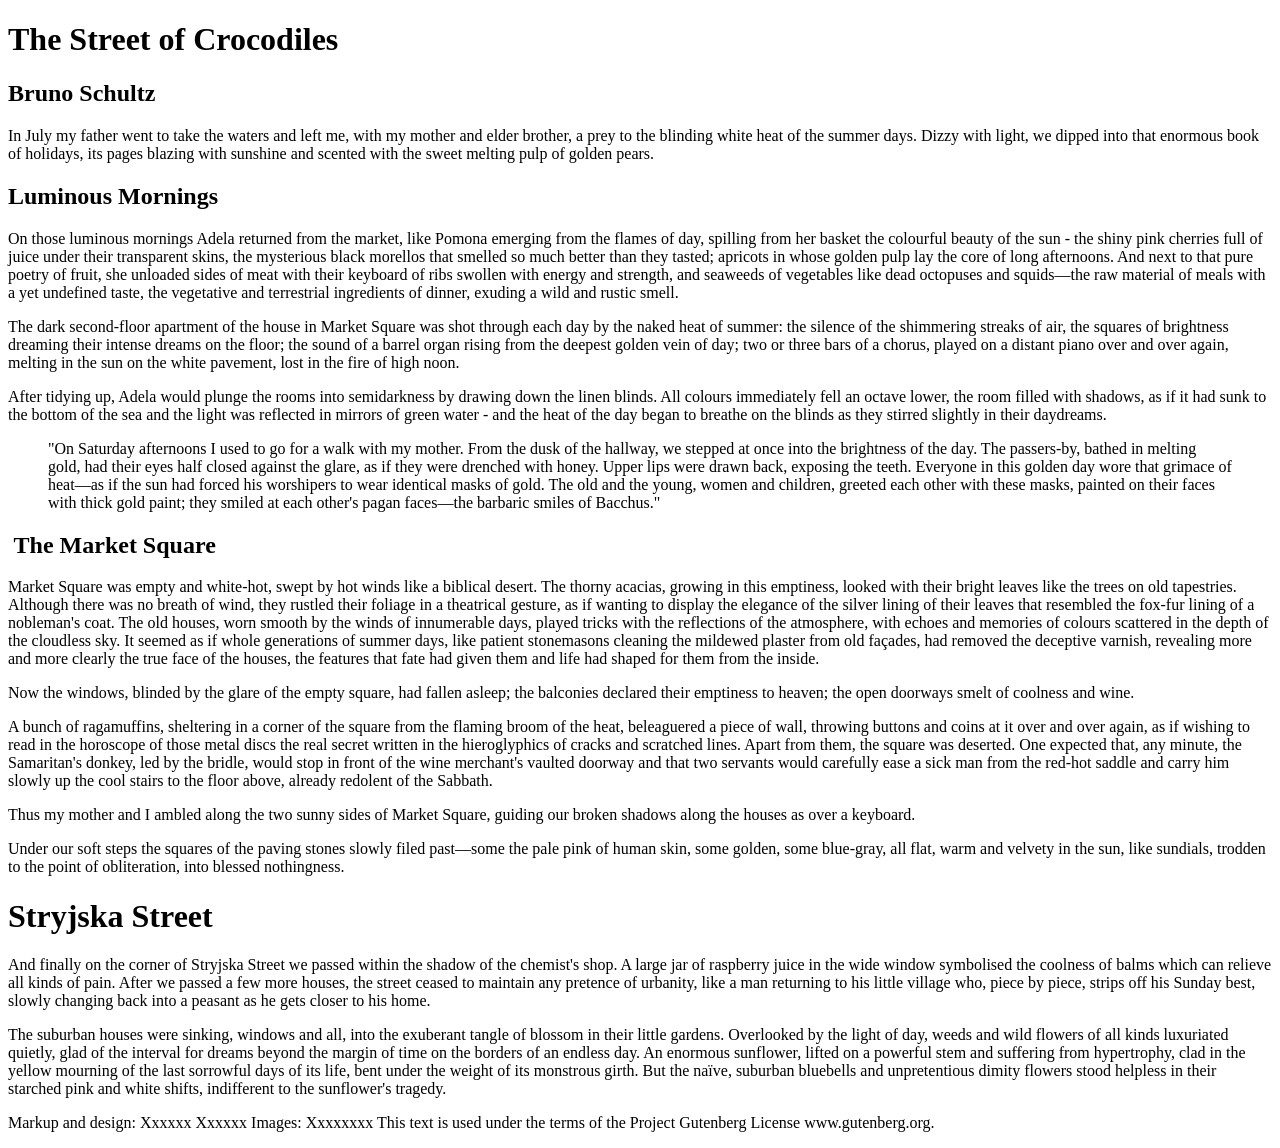
<file: index.html>
<!DOCTYPE html>
<html lang="en">

   <head>
   <meta charset="UTF-8">
     
      <title>The Street of Crocodiles</title>
 
      <body>
      <h1>The Street of Crocodiles</h1>
      <h2>Bruno Schultz</h2>
      <p>In July my father went to take the waters and left me, with my mother and elder brother, a prey to the blinding white heat of the summer days. Dizzy with light, we dipped into that enormous book of holidays, its pages blazing with sunshine and scented with the sweet melting pulp of golden pears.</p>
</head>
   
<h2>Luminous Mornings</h2>
   <p>On those luminous mornings Adela returned from the market, like Pomona emerging from the flames of day, spilling from her basket the colourful beauty of the sun - the shiny pink cherries full of juice under their transparent skins, the mysterious black morellos that smelled so much better than they tasted; apricots in whose golden pulp lay the core of long afternoons. And next to that pure poetry of fruit, she unloaded sides of meat with their keyboard of ribs swollen with energy and strength, and seaweeds of vegetables like dead octopuses and squids—the raw material of meals with a yet undefined taste, the vegetative and terrestrial ingredients of dinner, exuding a wild and rustic smell.</p>
   <p>The dark second-floor apartment of the house in Market Square was shot through each day by the naked heat of summer: the silence of the shimmering streaks of air, the squares of brightness dreaming their intense dreams on the floor; the sound of a barrel organ rising from the deepest golden vein of day; two or three bars of a chorus, played on a distant piano over and over again, melting in the sun on the white pavement, lost in the fire of high noon.</p>
   <p>After tidying up, Adela would plunge the rooms into semidarkness by drawing down the linen blinds. All colours immediately fell an octave lower, the room filled with shadows, as if it had sunk to the bottom of the sea and the light was reflected in mirrors of green water - and the heat of the day began to breathe on the blinds as they stirred slightly in their daydreams.</p>

<blockquote>
  <p>"On Saturday afternoons I used to go for a walk with my mother. From the dusk of the hallway, we stepped at once into the brightness of the day. The passers-by, bathed in melting gold, had their eyes half closed against the glare, as if they were drenched with honey. Upper lips were drawn back, exposing the teeth. Everyone in this golden day wore that grimace of heat—as if the sun had forced his worshipers to wear identical masks of gold. The old and the young, women and children, greeted each other with these masks, painted on their faces with thick gold paint; they smiled at each other's pagan faces—the barbaric smiles of Bacchus."</p>
</blockquote>

<h2> The Market Square</h2>
   <p>Market Square was empty and white-hot, swept by hot winds like a biblical desert. The thorny acacias, growing in this emptiness, looked with their bright leaves like the trees on old tapestries. Although there was no breath of wind, they rustled their foliage in a theatrical gesture, as if wanting to display the elegance of the silver lining of their leaves that resembled the fox-fur lining of a nobleman's coat. The old houses, worn smooth by the winds of innumerable days, played tricks with the reflections of the atmosphere, with echoes and memories of colours scattered in the depth of the cloudless sky. It seemed as if whole generations of summer days, like patient stonemasons cleaning the mildewed plaster from old façades, had removed the deceptive varnish, revealing more and more clearly the true face of the houses, the features that fate had given them and life had shaped for them from the inside.</p>
   <p>Now the windows, blinded by the glare of the empty square, had fallen asleep; the balconies declared their emptiness to heaven; the open doorways smelt of coolness and wine.</p>
   <p>A bunch of ragamuffins, sheltering in a corner of the square from the flaming broom of the heat, beleaguered a piece of wall, throwing buttons and coins at it over and over again, as if wishing to read in the horoscope of those metal discs the real secret written in the hieroglyphics of cracks and scratched lines. Apart from them, the square was deserted. One expected that, any minute, the Samaritan's donkey, led by the bridle, would stop in front of the wine merchant's vaulted doorway and that two servants would carefully ease a sick man from the red-hot saddle and carry him slowly up the cool stairs to the floor above, already redolent of the Sabbath.</p>
   <p>Thus my mother and I ambled along the two sunny sides of Market Square, guiding our broken shadows along the houses as over a keyboard.</p>
   <p>Under our soft steps the squares of the paving stones slowly filed past—some the pale pink of human skin, some golden, some blue-gray, all flat, warm and velvety in the sun, like sundials, trodden to the point of obliteration, into blessed nothingness.</p>

<h1>Stryjska Street</h1>
   <p>And finally on the corner of Stryjska Street we passed within the shadow of the chemist's shop. A large jar of raspberry juice in the wide window symbolised the coolness of balms which can relieve all kinds of pain. After we passed a few more houses, the street ceased to maintain any pretence of urbanity, like a man returning to his little village who, piece by piece, strips off his Sunday best, slowly changing back into a peasant as he gets closer to his home.</p>
   <p>The suburban houses were sinking, windows and all, into the exuberant tangle of blossom in their little gardens. Overlooked by the light of day, weeds and wild flowers of all kinds luxuriated quietly, glad of the interval for dreams beyond the margin of time on the borders of an endless day. An enormous sunflower, lifted on a powerful stem and suffering from hypertrophy, clad in the yellow mourning of the last sorrowful days of its life, bent under the weight of its monstrous girth. But the naïve, suburban bluebells and unpretentious dimity flowers stood helpless in their starched pink and white shifts, indifferent to the sunflower's tragedy.</p>

   <footer>
      <p>Markup and design: Xxxxxx Xxxxxx
         Images: Xxxxxxxx 
         This text is used under the terms of the Project Gutenberg License www.gutenberg.org.</p>
   </footer>
</body>
</file>
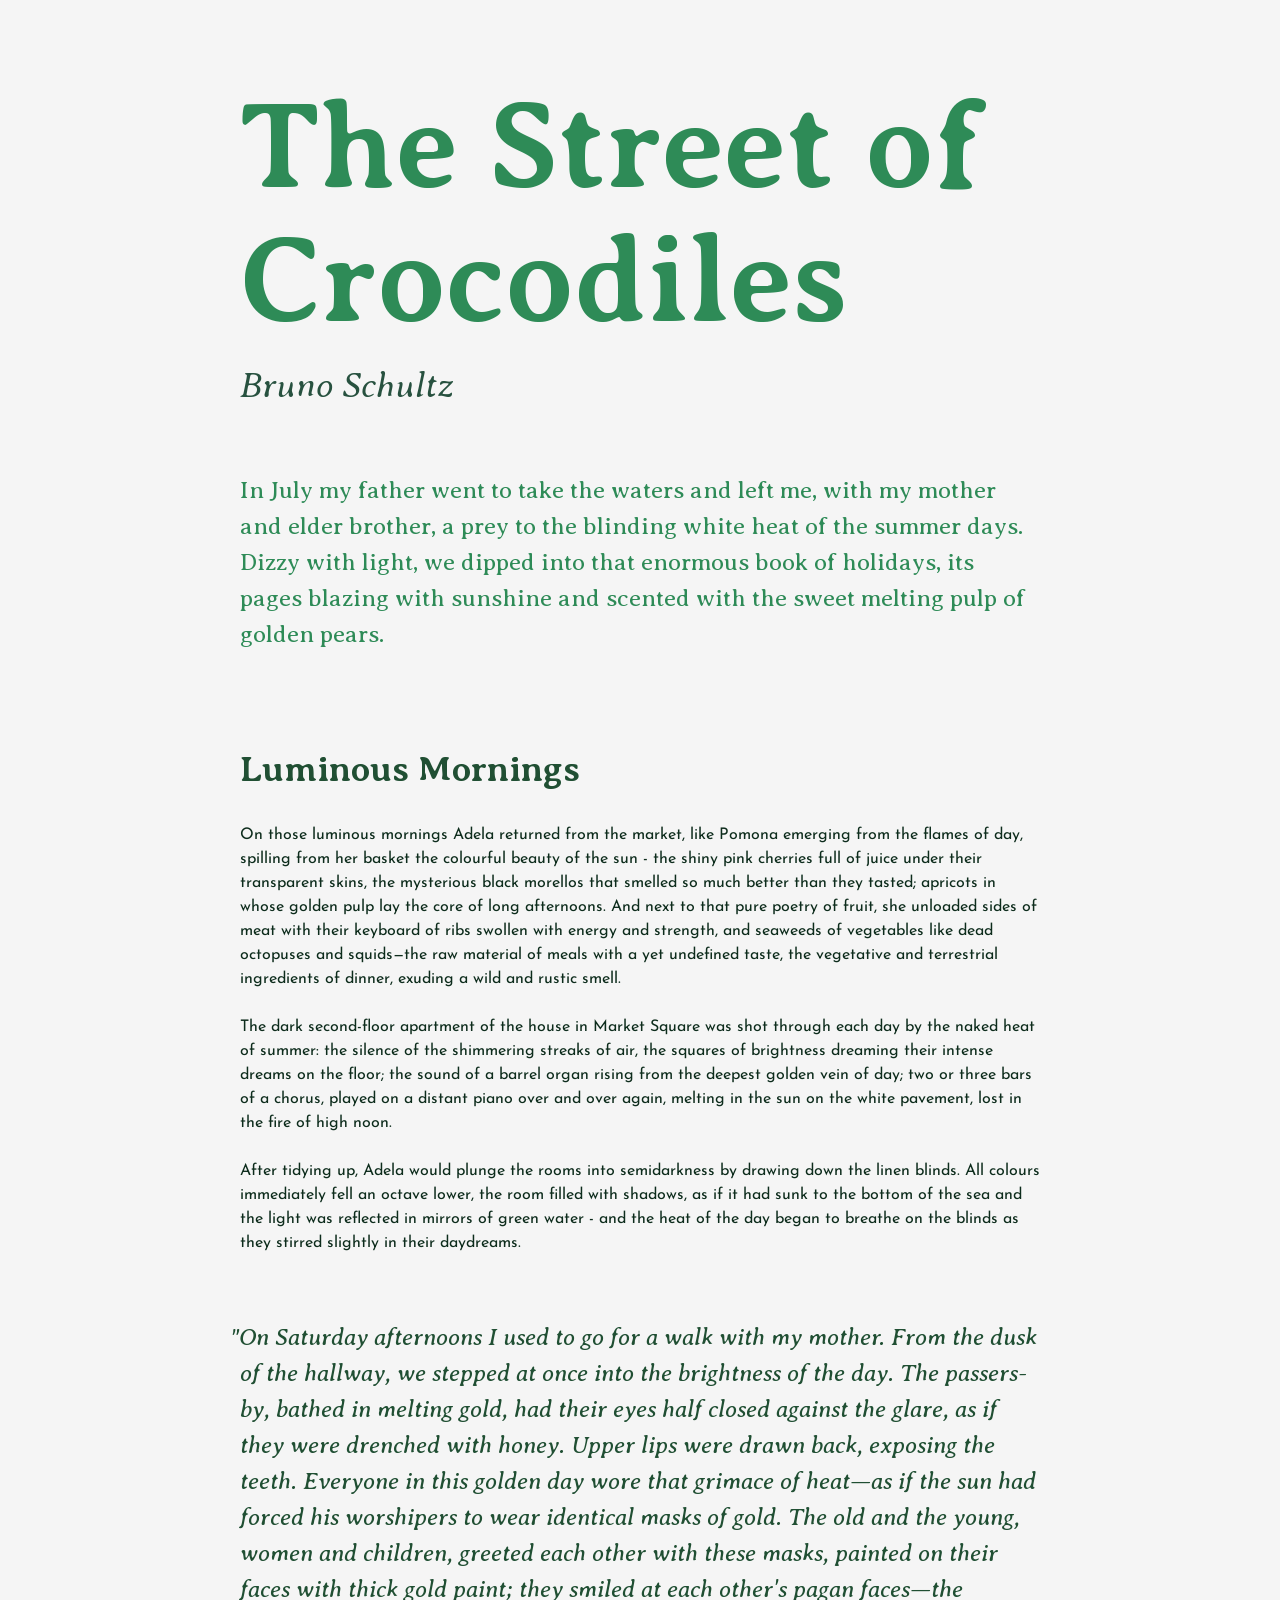
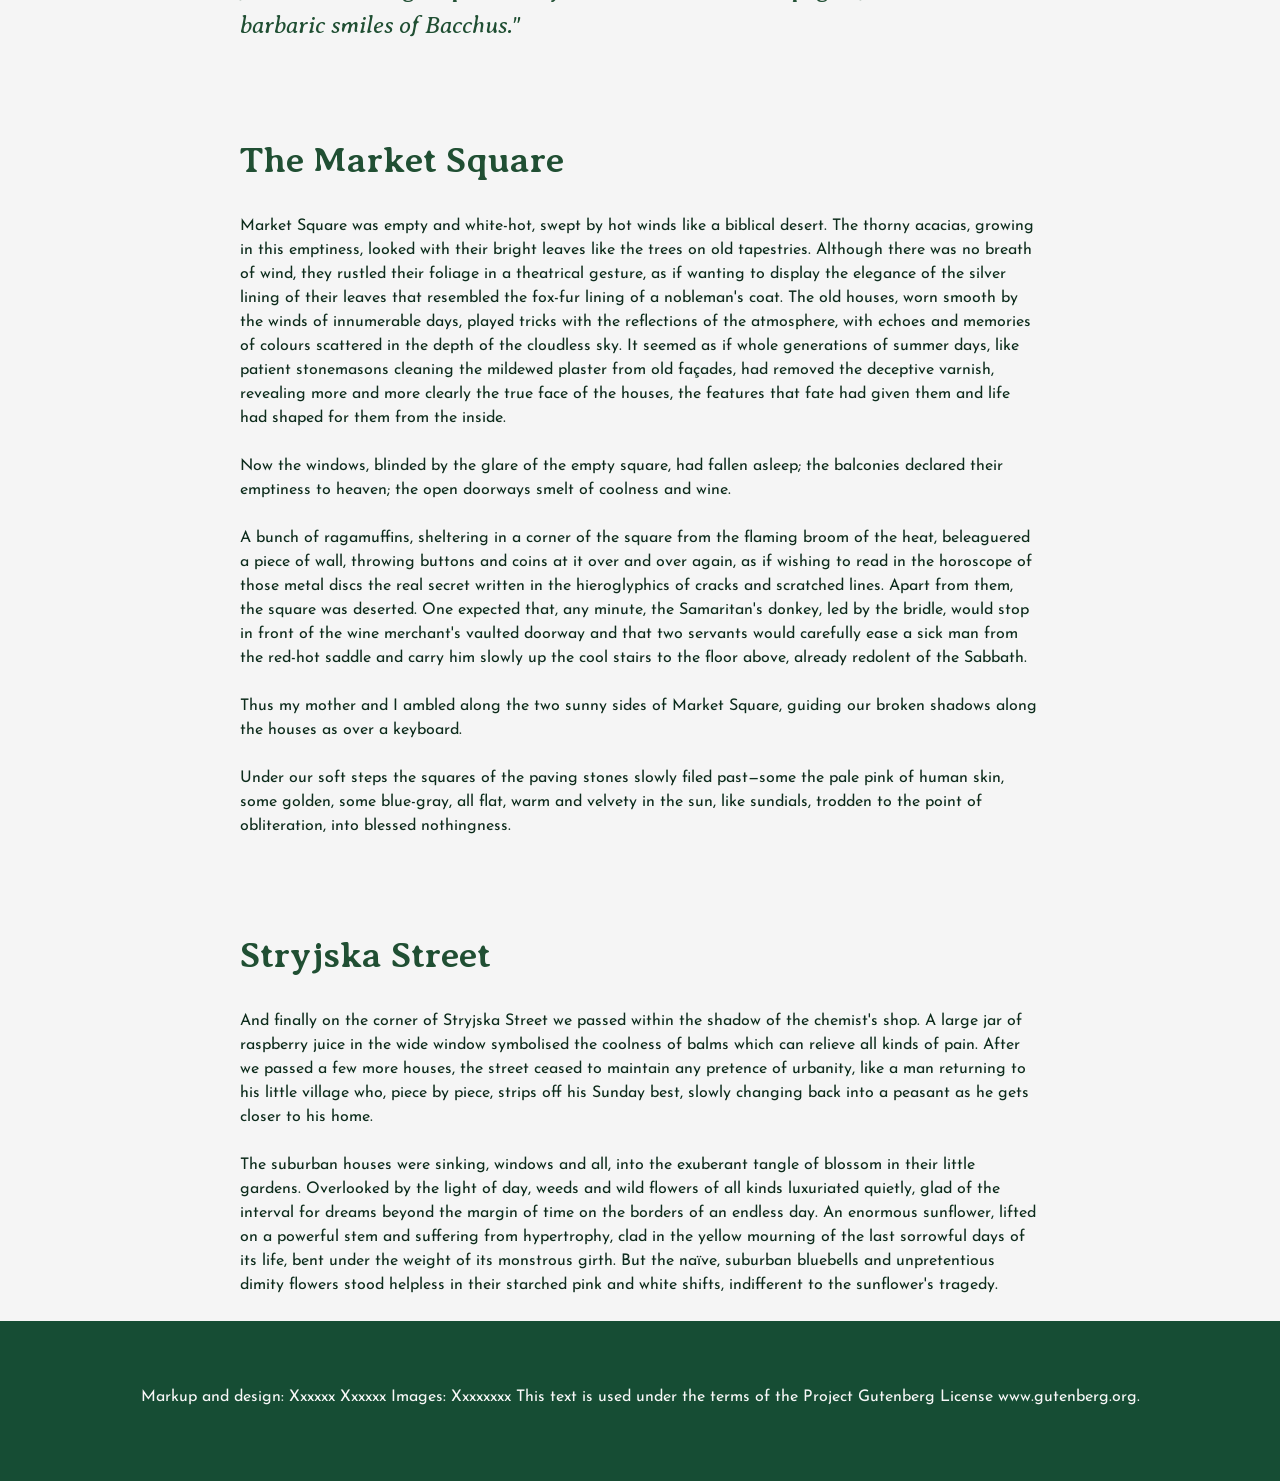
<file: index-2.html>
<!DOCTYPE html>
<html lang="en">
<head>
<meta charset="UTF-8">
  
  <link href="css/reset.css" type="text/css" rel="stylesheet"/>
  <link href="css/style.css" type="text/css" rel="stylesheet"/>

<link rel="preconnect" href="https://fonts.googleapis.com">
<link rel="preconnect" href="https://fonts.gstatic.com" crossorigin>
<link href="https://fonts.googleapis.com/css2?family=Averia+Serif+Libre&family=Josefin+Sans:ital,wght@0,100..700;1,100..700&display=swap" rel="stylesheet">
  
   <title>The Street of Crocodiles</title>

<body>
   <header>
   <h1>The Street of Crocodiles</h1>
<h2>Bruno Schultz</h2>

<p>In July my father went to take the waters and left me, with my mother and elder brother, a prey to the blinding white heat of the summer days. Dizzy with light, we dipped into that enormous book of holidays, its pages blazing with sunshine and scented with the sweet melting pulp of golden pears.</p>
</header>

<section>
   <h2>Luminous Mornings</h2>
      <p>On those luminous mornings Adela returned from the market, like Pomona emerging from the flames of day, spilling from her basket the colourful beauty of the sun - the shiny pink cherries full of juice under their transparent skins, the mysterious black morellos that smelled so much better than they tasted; apricots in whose golden pulp lay the core of long afternoons. And next to that pure poetry of fruit, she unloaded sides of meat with their keyboard of ribs swollen with energy and strength, and seaweeds of vegetables like dead octopuses and squids—the raw material of meals with a yet undefined taste, the vegetative and terrestrial ingredients of dinner, exuding a wild and rustic smell.</p>
      <p>The dark second-floor apartment of the house in Market Square was shot through each day by the naked heat of summer: the silence of the shimmering streaks of air, the squares of brightness dreaming their intense dreams on the floor; the sound of a barrel organ rising from the deepest golden vein of day; two or three bars of a chorus, played on a distant piano over and over again, melting in the sun on the white pavement, lost in the fire of high noon.</p>
      <p>After tidying up, Adela would plunge the rooms into semidarkness by drawing down the linen blinds. All colours immediately fell an octave lower, the room filled with shadows, as if it had sunk to the bottom of the sea and the light was reflected in mirrors of green water - and the heat of the day began to breathe on the blinds as they stirred slightly in their daydreams.</p>

      <blockquote>
         <p>"On Saturday afternoons I used to go for a walk with my mother. From the dusk of the hallway, we stepped at once into the brightness of the day. The passers-by, bathed in melting gold, had their eyes half closed against the glare, as if they were drenched with honey. Upper lips were drawn back, exposing the teeth. Everyone in this golden day wore that grimace of heat—as if the sun had forced his worshipers to wear identical masks of gold. The old and the young, women and children, greeted each other with these masks, painted on their faces with thick gold paint; they smiled at each other's pagan faces—the barbaric smiles of Bacchus."</p>
   </blockquote>
</section>

<section>
   <h2>The Market Square</h2>
      <p>Market Square was empty and white-hot, swept by hot winds like a biblical desert. The thorny acacias, growing in this emptiness, looked with their bright leaves like the trees on old tapestries. Although there was no breath of wind, they rustled their foliage in a theatrical gesture, as if wanting to display the elegance of the silver lining of their leaves that resembled the fox-fur lining of a nobleman's coat. The old houses, worn smooth by the winds of innumerable days, played tricks with the reflections of the atmosphere, with echoes and memories of colours scattered in the depth of the cloudless sky. It seemed as if whole generations of summer days, like patient stonemasons cleaning the mildewed plaster from old façades, had removed the deceptive varnish, revealing more and more clearly the true face of the houses, the features that fate had given them and life had shaped for them from the inside.</p>
<p>Now the windows, blinded by the glare of the empty square, had fallen asleep; the balconies declared their emptiness to heaven; the open doorways smelt of coolness and wine.</p>
<p>A bunch of ragamuffins, sheltering in a corner of the square from the flaming broom of the heat, beleaguered a piece of wall, throwing buttons and coins at it over and over again, as if wishing to read in the horoscope of those metal discs the real secret written in the hieroglyphics of cracks and scratched lines. Apart from them, the square was deserted. One expected that, any minute, the Samaritan's donkey, led by the bridle, would stop in front of the wine merchant's vaulted doorway and that two servants would carefully ease a sick man from the red-hot saddle and carry him slowly up the cool stairs to the floor above, already redolent of the Sabbath.</p>
<p>Thus my mother and I ambled along the two sunny sides of Market Square, guiding our broken shadows along the houses as over a keyboard.</p>
<p>Under our soft steps the squares of the paving stones slowly filed past—some the pale pink of human skin, some golden, some blue-gray, all flat, warm and velvety in the sun, like sundials, trodden to the point of obliteration, into blessed nothingness.</p>
</section>

<section>
<h2>Stryjska Street</h2>
<p>And finally on the corner of Stryjska Street we passed within the shadow of the chemist's shop. A large jar of raspberry juice in the wide window symbolised the coolness of balms which can relieve all kinds of pain. After we passed a few more houses, the street ceased to maintain any pretence of urbanity, like a man returning to his little village who, piece by piece, strips off his Sunday best, slowly changing back into a peasant as he gets closer to his home.</p>
<p>The suburban houses were sinking, windows and all, into the exuberant tangle of blossom in their little gardens. Overlooked by the light of day, weeds and wild flowers of all kinds luxuriated quietly, glad of the interval for dreams beyond the margin of time on the borders of an endless day. An enormous sunflower, lifted on a powerful stem and suffering from hypertrophy, clad in the yellow mourning of the last sorrowful days of its life, bent under the weight of its monstrous girth. But the naïve, suburban bluebells and unpretentious dimity flowers stood helpless in their starched pink and white shifts, indifferent to the sunflower's tragedy.</p>
</section>

<footer>
<p>Markup and design: Xxxxxx Xxxxxx
Images: Xxxxxxxx 
This text is used under the terms of the Project Gutenberg License www.gutenberg.org.</p>
</footer>
</body>
</html>
</file>
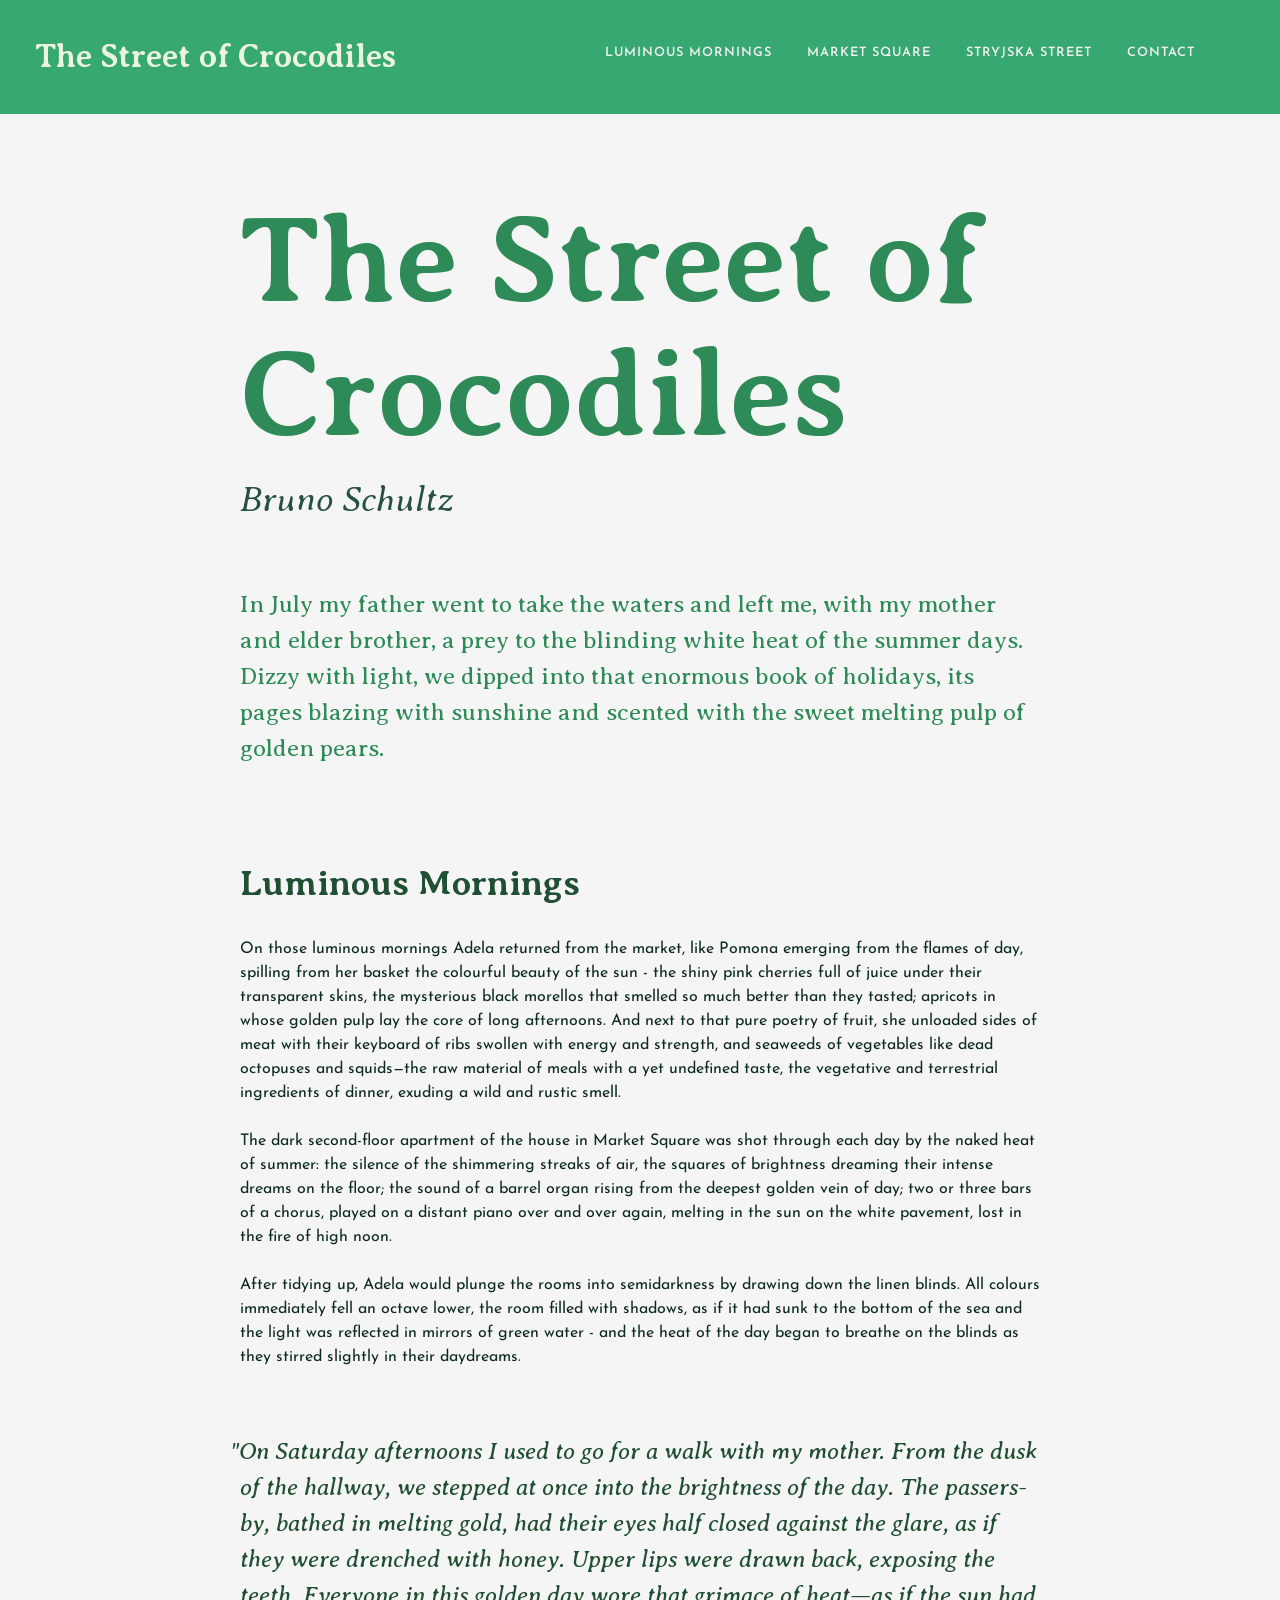
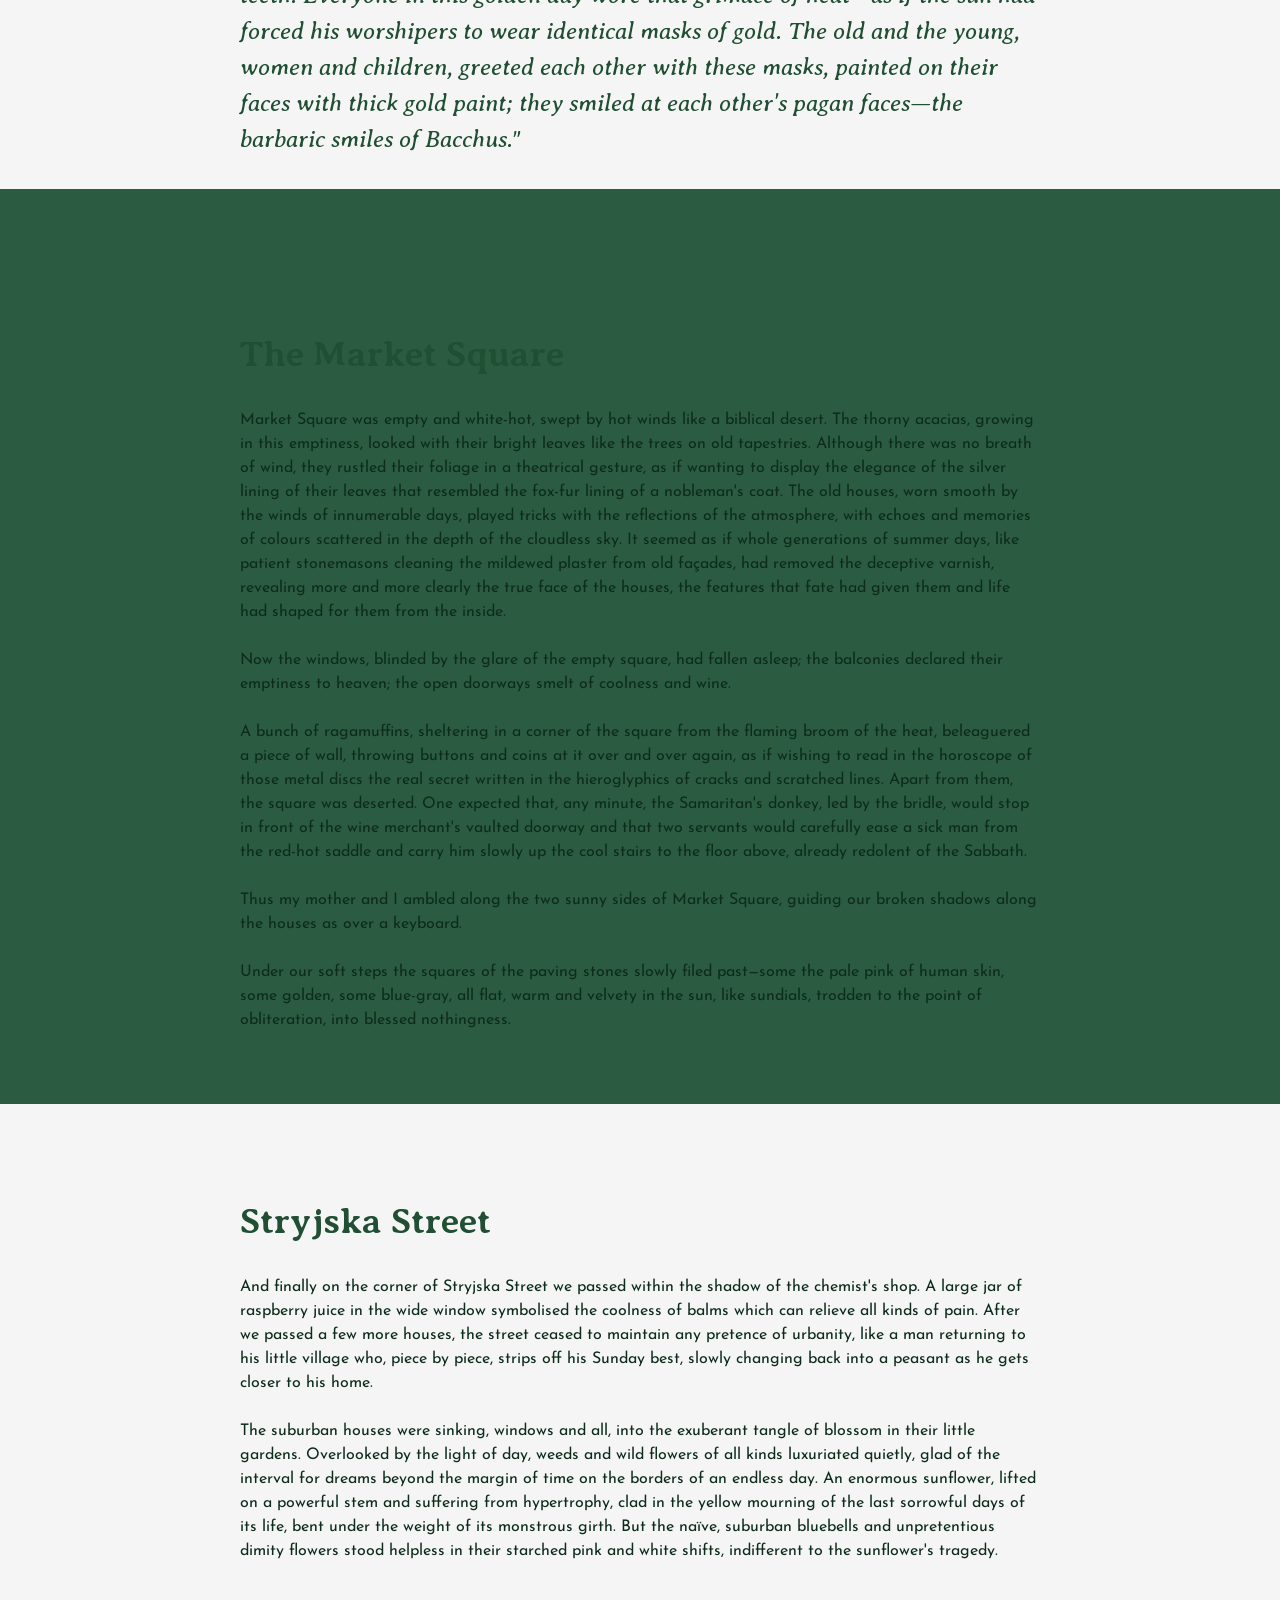
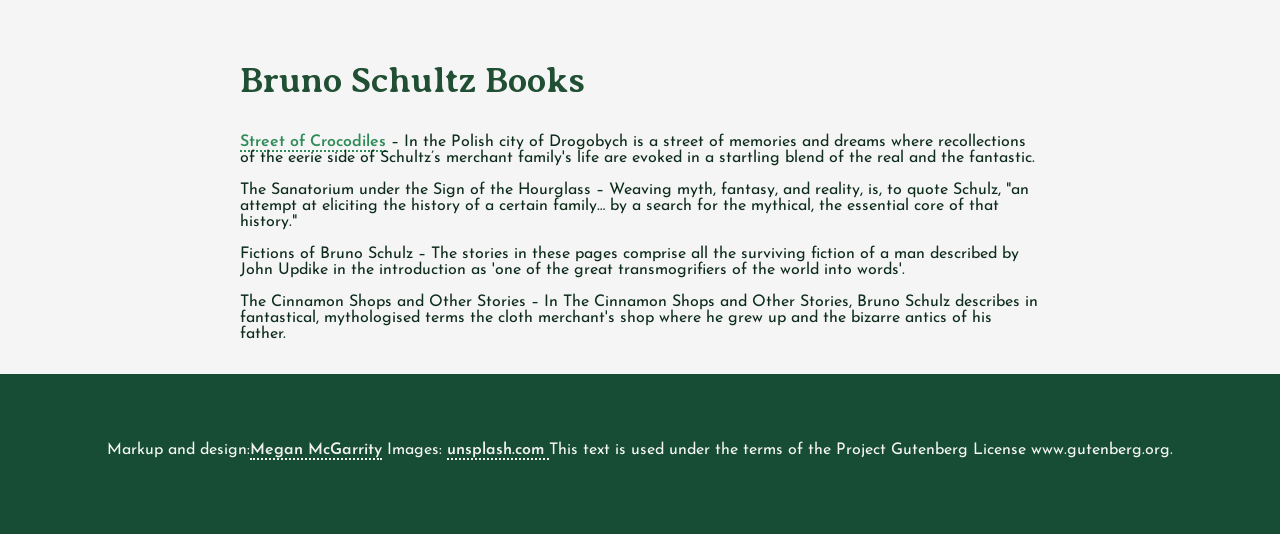
<file: index-3.html>
<!DOCTYPE html>
<html lang="en">
<head>
<meta charset="UTF-8">
  <link href="css/reset.css" type="text/css" rel="stylesheet"/>
  <link href="css/style.css" type="text/css" rel="stylesheet"/>
  <link rel="preconnect" href="https://fonts.googleapis.com">
<link rel="preconnect" href="https://fonts.gstatic.com" crossorigin>
<link href="https://fonts.googleapis.com/css2?family=Averia+Serif+Libre&family=Josefin+Sans:ital,wght@0,100..700;1,100..700&display=swap" rel="stylesheet">   

   <title>The Street of Crocodiles</title>
</head>
<body>
      <div class="responsivenav">
         <div id="logo">
      <p>The Street of Crocodiles</p>
   </div>
   <nav>
   <ul>
       <li><a href="#mornings">Luminous Mornings</a></li>
       <li><a href="#market">Market Square</a></li>
       <li><a href="#street">Stryjska Street</a></li>
       <li><a href="#contact">Contact</a></li>
   </ul>
 </nav>
 </div>
   <header>
   <h1>The Street of Crocodiles</h1>
<h2>Bruno Schultz</h2>

<p>In July my father went to take the waters and left me, with my mother and elder brother, a prey to the blinding white heat of the summer days. Dizzy with light, we dipped into that enormous book of holidays, its pages blazing with sunshine and scented with the sweet melting pulp of golden pears.</p>
</header>

<section>
    <h2 id="mornings">Luminous Mornings</h2>

      <p>On those luminous mornings Adela returned from the market, like Pomona emerging from the flames of day, spilling from her basket the colourful beauty of the sun - the shiny pink cherries full of juice under their transparent skins, the mysterious black morellos that smelled so much better than they tasted; apricots in whose golden pulp lay the core of long afternoons. And next to that pure poetry of fruit, she unloaded sides of meat with their keyboard of ribs swollen with energy and strength, and seaweeds of vegetables like dead octopuses and squids—the raw material of meals with a yet undefined taste, the vegetative and terrestrial ingredients of dinner, exuding a wild and rustic smell.</p>

      <p>The dark second-floor apartment of the house in Market Square was shot through each day by the naked heat of summer: the silence of the shimmering streaks of air, the squares of brightness dreaming their intense dreams on the floor; the sound of a barrel organ rising from the deepest golden vein of day; two or three bars of a chorus, played on a distant piano over and over again, melting in the sun on the white pavement, lost in the fire of high noon.</p>

      <p>After tidying up, Adela would plunge the rooms into semidarkness by drawing down the linen blinds. All colours immediately fell an octave lower, the room filled with shadows, as if it had sunk to the bottom of the sea and the light was reflected in mirrors of green water - and the heat of the day began to breathe on the blinds as they stirred slightly in their daydreams.</p>

      <blockquote>
         <p>"On Saturday afternoons I used to go for a walk with my mother. From the dusk of the hallway, we stepped at once into the brightness of the day. The passers-by, bathed in melting gold, had their eyes half closed against the glare, as if they were drenched with honey. Upper lips were drawn back, exposing the teeth. Everyone in this golden day wore that grimace of heat—as if the sun had forced his worshipers to wear identical masks of gold. The old and the young, women and children, greeted each other with these masks, painted on their faces with thick gold paint; they smiled at each other's pagan faces—the barbaric smiles of Bacchus."</p>
   </blockquote>
</section>

<div class="light">
   <section>
      <h2 id="market">The Market Square</h2>

      <p>Market Square was empty and white-hot, swept by hot winds like a biblical desert. The thorny acacias, growing in this emptiness, looked with their bright leaves like the trees on old tapestries. Although there was no breath of wind, they rustled their foliage in a theatrical gesture, as if wanting to display the elegance of the silver lining of their leaves that resembled the fox-fur lining of a nobleman's coat. The old houses, worn smooth by the winds of innumerable days, played tricks with the reflections of the atmosphere, with echoes and memories of colours scattered in the depth of the cloudless sky. It seemed as if whole generations of summer days, like patient stonemasons cleaning the mildewed plaster from old façades, had removed the deceptive varnish, revealing more and more clearly the true face of the houses, the features that fate had given them and life had shaped for them from the inside.</p>

<p>Now the windows, blinded by the glare of the empty square, had fallen asleep; the balconies declared their emptiness to heaven; the open doorways smelt of coolness and wine.</p>

<p>A bunch of ragamuffins, sheltering in a corner of the square from the flaming broom of the heat, beleaguered a piece of wall, throwing buttons and coins at it over and over again, as if wishing to read in the horoscope of those metal discs the real secret written in the hieroglyphics of cracks and scratched lines. Apart from them, the square was deserted. One expected that, any minute, the Samaritan's donkey, led by the bridle, would stop in front of the wine merchant's vaulted doorway and that two servants would carefully ease a sick man from the red-hot saddle and carry him slowly up the cool stairs to the floor above, already redolent of the Sabbath.</p>

<p>Thus my mother and I ambled along the two sunny sides of Market Square, guiding our broken shadows along the houses as over a keyboard.</p>

<p>Under our soft steps the squares of the paving stones slowly filed past—some the pale pink of human skin, some golden, some blue-gray, all flat, warm and velvety in the sun, like sundials, trodden to the point of obliteration, into blessed nothingness.</p>
</section>
</div>

<section>
<h2 id="street">Stryjska Street</h2>

<p>And finally on the corner of Stryjska Street we passed within the shadow of the chemist's shop. A large jar of raspberry juice in the wide window symbolised the coolness of balms which can relieve all kinds of pain. After we passed a few more houses, the street ceased to maintain any pretence of urbanity, like a man returning to his little village who, piece by piece, strips off his Sunday best, slowly changing back into a peasant as he gets closer to his home.</p>

<p>The suburban houses were sinking, windows and all, into the exuberant tangle of blossom in their little gardens. Overlooked by the light of day, weeds and wild flowers of all kinds luxuriated quietly, glad of the interval for dreams beyond the margin of time on the borders of an endless day. An enormous sunflower, lifted on a powerful stem and suffering from hypertrophy, clad in the yellow mourning of the last sorrowful days of its life, bent under the weight of its monstrous girth. But the naïve, suburban bluebells and unpretentious dimity flowers stood helpless in their starched pink and white shifts, indifferent to the sunflower's tragedy.</p>
</section>

<section class="books">
   <h2>Bruno Schultz Books</h2>

<ul>
<li><a href="https://www.goodreads.com/book/show/244261.The_Street_of_Crocodiles" target="_blank" >Street of Crocodiles</a> – In the Polish city of Drogobych is a street of memories and dreams where recollections of the eerie side of Schultz’s merchant family's life are evoked in a startling blend of the real and the fantastic.</li>
<li>The Sanatorium under the Sign of the Hourglass – Weaving myth, fantasy, and reality,  is, to quote Schulz, "an attempt at eliciting the history of a certain family… by a search for the mythical, the essential core of that history."</li>
<li>Fictions of Bruno Schulz – The stories in these pages comprise all the surviving fiction of a man described by John Updike in the introduction as 'one of the great transmogrifiers of the world into words'. </li>
<li>The Cinnamon Shops and Other Stories – In The Cinnamon Shops and Other Stories, Bruno Schulz describes in fantastical, mythologised terms the cloth merchant's shop where he grew up and the bizarre antics of his father.</li>
</ul>


</section>

<footer id="contact">
<p> Markup and design:<a href="mailto:mcgarrity-m1@ulster.ac.uk" >Megan McGarrity</a>
Images: <a href=“https://unsplash.com”> unsplash.com </a>
This text is used under the terms of the Project Gutenberg License www.gutenberg.org.</p>
</footer>
</body>
</html>
</file>
<file: css/style.css>
body {
    background: #f5f5f5;
    color: #0d2c1c;
    font-family: "Josefin Sans", sans-serif;
}

section, header {
    width: 80%;
    max-width: 800px;
    margin: auto;
}

/* Typography */

h1, h2 {
font-family: "Averia Serif Libre", serif;
}

h1, h2, blockquote {
    color: #204f33;
}

h1 {
    font-size: 7.594rem;
    line-height: 1.1;
    color: seagreen;
    margin: 5rem 0 1rem 0;
}

h2 {
    font-size: 2.250rem;
    margin: 6rem 0 2rem 0;
}

header h2 {
    font-family: "Averia Serif Libre", serif;
    font-weight: 300;
    color: #27513f;
    font-style: oblique;
    margin: 1rem 0 4rem 0;
}

header p {
    font-family: "Averia Serif Libre", serif;
    font-size: 1.5rem;
    font-weight: 300;
    color: seagreen;
}

p, blockquote {
    margin-bottom: 1.5rem;
    line-height: 1.5;
}

blockquote {
   font-family: "Averia Serif Libre", serif;
    line-height: 1.6;
    font-style: italic;
    font-size: 1.5rem;
    hanging-punctuation: first;
    text-indent: -0.6rem;
    margin: 4rem 0 2rem 0;
}

/*-- navigation --*/

.responsivenav {
        background: #37a871;
        padding-bottom: 10px;
        /* font-display: flex; */
        display: flex;
        justify-content: space-between;
        align-items: center;
}

#logo {
        font-size: 2rem;
        color: #ecf5db;

        font-weight: 600;
        padding-left: 35px;
}

#logo p {
    font-family: 'Averia Serif Libre', serif;

}
/*--Styling Links--*/

a {
    color: seagreen;
    text-decoration: none;
    border-bottom: 2px dotted;
    font-weight: 600;}
a:hover {
    color: rgb(72, 193, 125);
    transition: all 0.3s ease-in-out;}

nav {
    display: flex;
    padding: 1.5rem 0;
    font-size: 0.8rem;
}

nav ul {
    text-align: right;
    text-transform: uppercase;
    letter-spacing: 1px;
    list-style-type: none;
    padding-right: 70px;
}
nav ul li {
    display: inline;
    margin: 5px;
}
nav a {
    border-bottom: none;
    text-decoration: none; /* ADD THIS */
    color: #f1f1f1;
    padding: 10px;
}

nav a:hover {
    color: #277245;
    transition: all 0.3s ease-in-out;
}



.light {
    background: #2b5c41;
    padding: 3rem 0;
} 

.books ul {
    padding-left: 0;
    list-style-type: none;
}

.books li {
    padding-bottom: 1rem;
} 

footer {
   background: #164d34;
   color: #f7f7f7;
   text-align: center;
   padding: 3rem 0;
} 
footer a {
    color: #f1f1f1;
}
footer a:hover {
    color: #2da77e;
}
</file>
